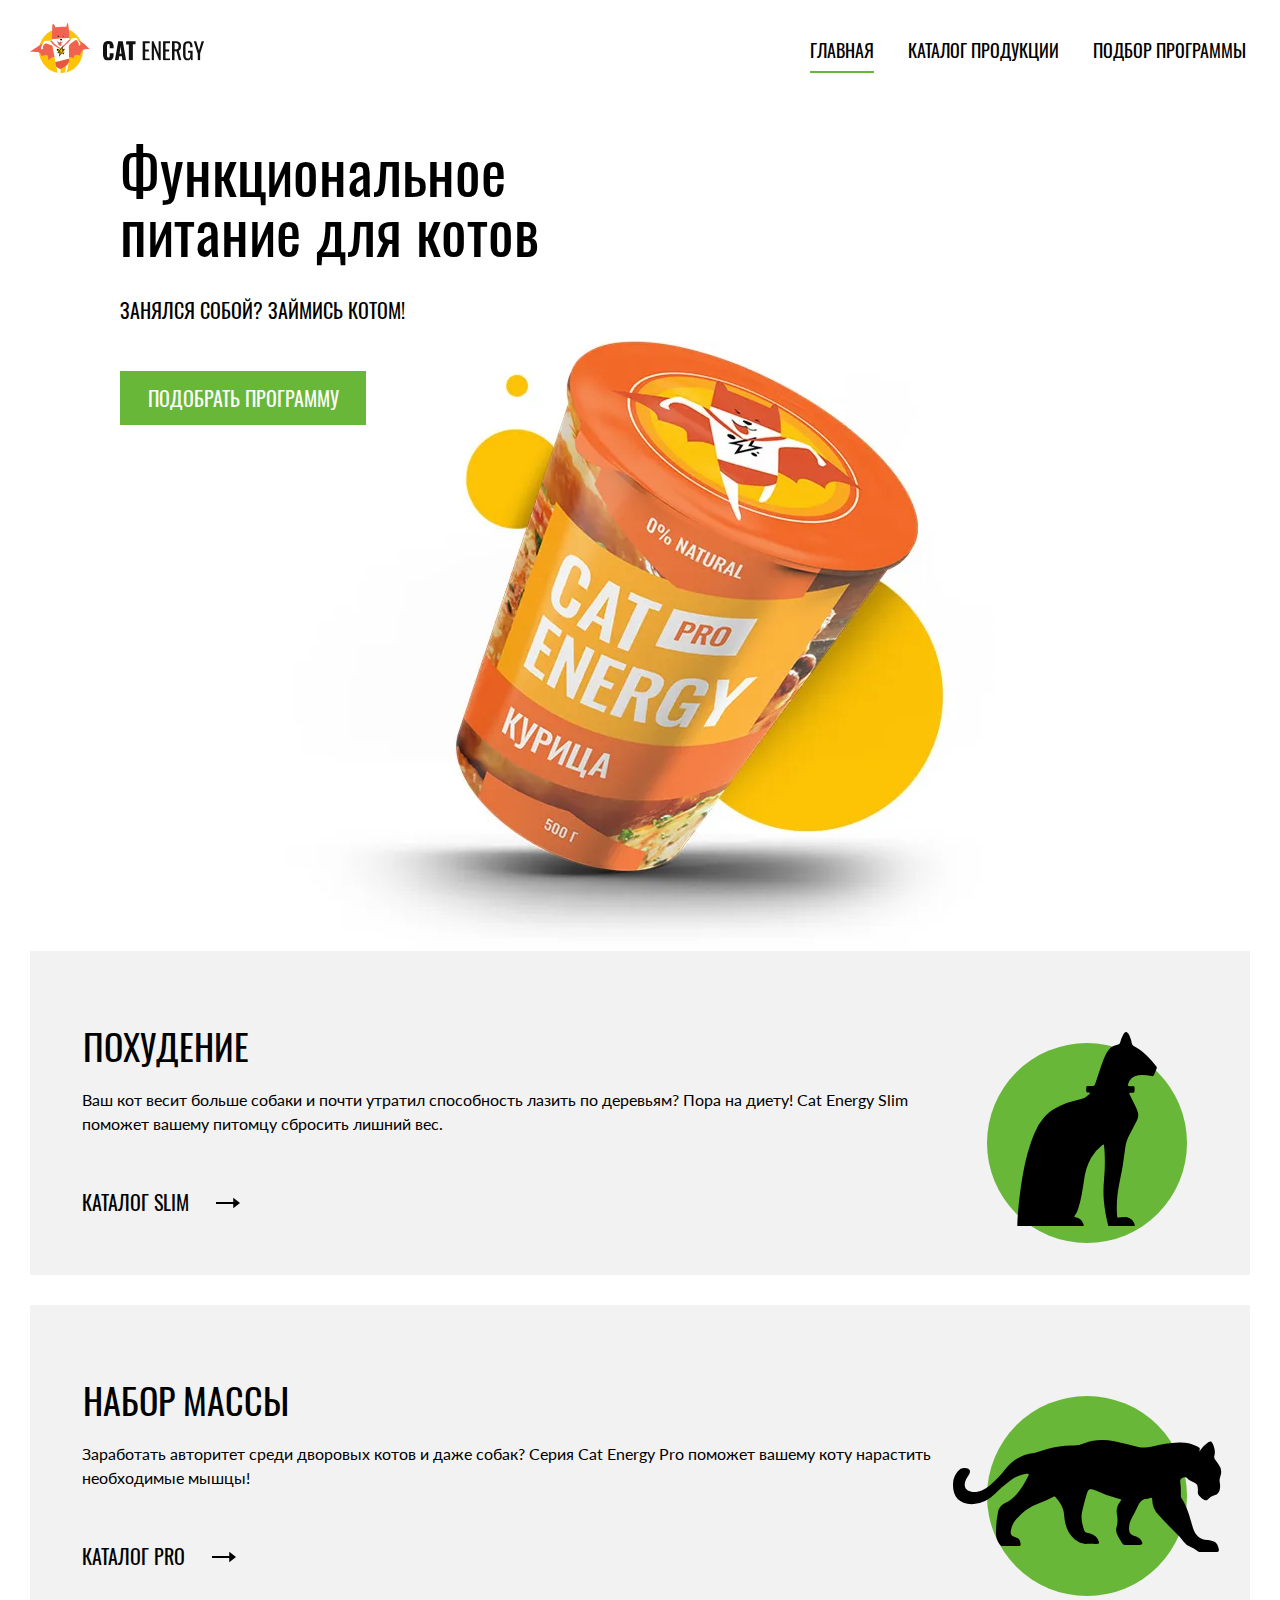
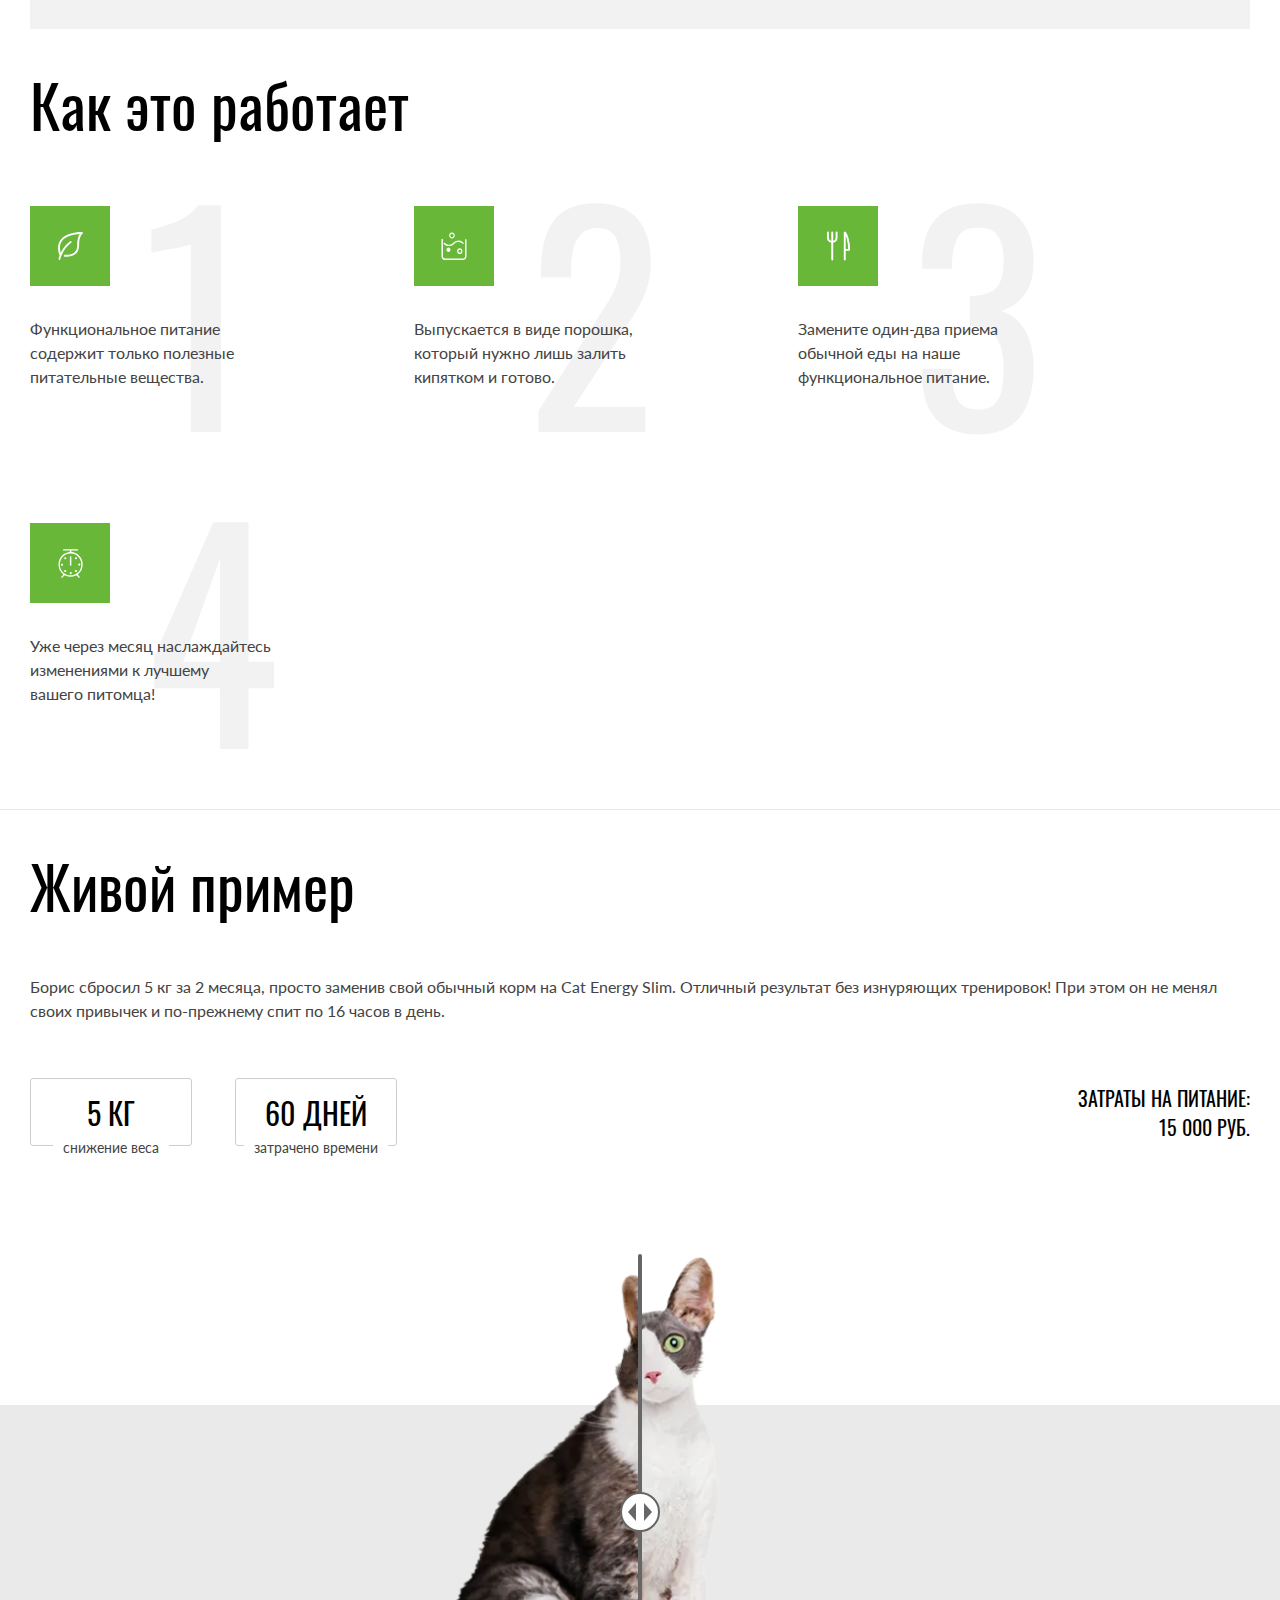
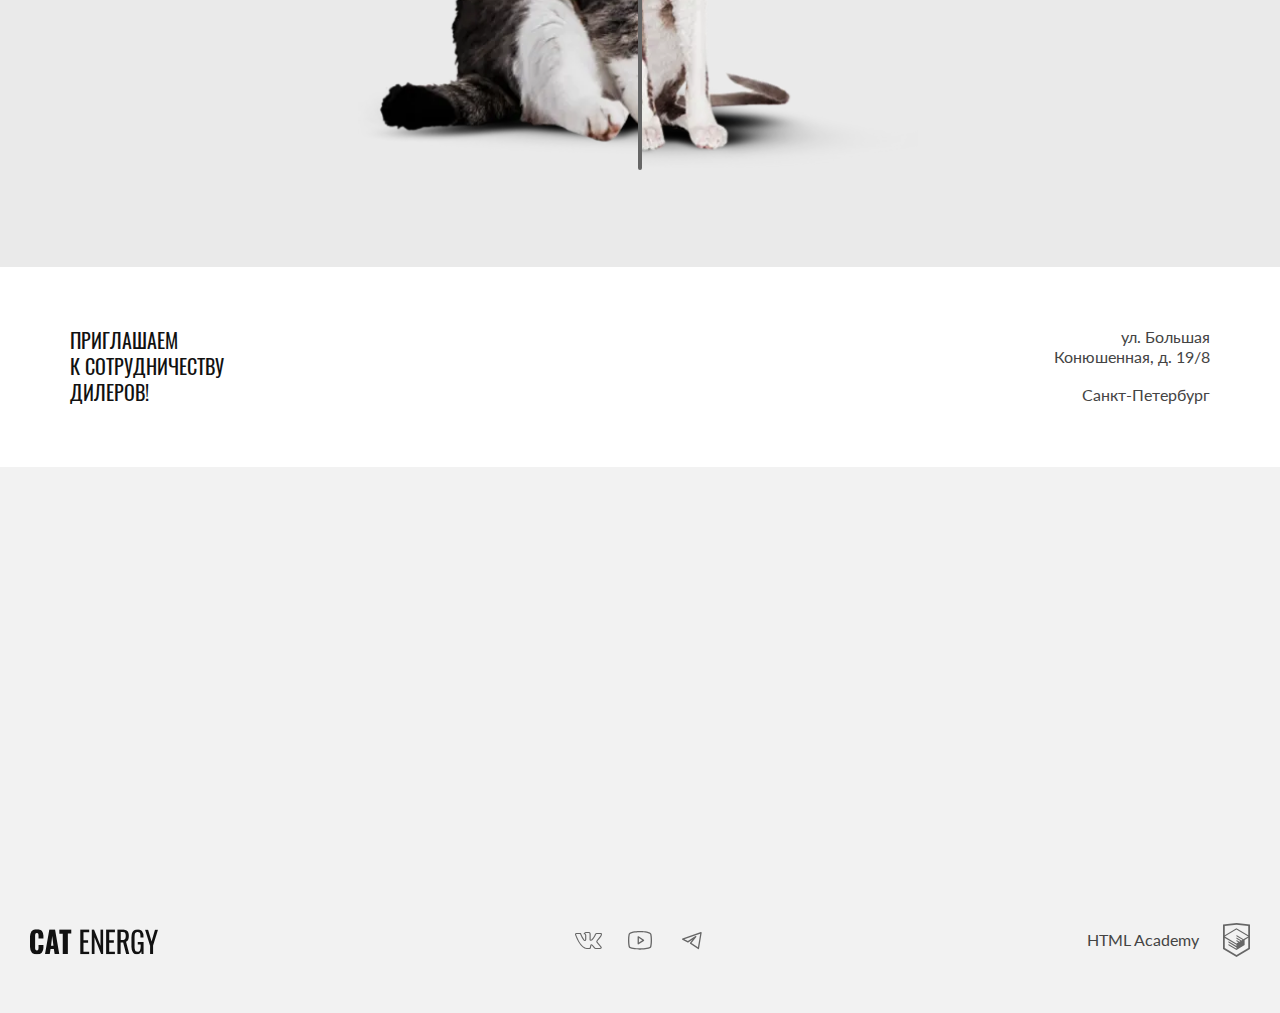
<file: index.html>
<!DOCTYPE html><html class="page" lang="ru"><head><meta charset="UTF-8"><meta name="viewport" content="width=device-width,initial-scale=1"><title>Cat Energy</title><link rel="icon" href="favicon.ico"><link rel="icon" href="favicons/icon.svg" type="image/svg+xml"><link rel="apple-touch-icon" href="favicons/180.png"><link rel="manifest" href="manifest.webmanifest"><link rel="preload" href="fonts/lato/Lato-Regular.woff2" type="font/woff2" as="font" crossorigin="anonymous"><link rel="preload" href="fonts/oswald/oswaldregular.woff2" type="font/woff2" as="font" crossorigin="anonymous"><link rel="stylesheet" href="styles/styles.css"><script src="scripts/index.js" defer="defer"></script></head><body class="page__body"><header class="header"><nav class="nav nav--nojs nav--closed"><a class="nav__logo" href="index.html"><picture><source width="70" height="59" type="image/svg+xml" media="(min-width: 1440px)" srcset="images/logo-desktop.svg"><source width="60" height="50" type="image/svg+xml" media="(min-width: 768px)" srcset="images/logo-tablet.svg"><img class="nav__logo-img" src="images/logo-mobile.svg" width="33" height="38" alt="Логотип Cat Energy"></picture><img class="nav__logo-text" src="images/logo-text.svg" width="101" height="18" alt="Торговая марка Cat Energy"> </a><button class="nav__toggle" type="button"><span class="visually-hidden">Открыть или закрыть меню</span></button><ul class="nav__list"><li class="nav__item"><a class="nav__link nav__link--current" href="#">Главная</a></li><li class="nav__item"><a class="nav__link" href="catalog.html">Каталог продукции</a></li><li class="nav__item"><a class="nav__link" href="form.html">Подбор программы</a></li></ul></nav></header><main class="page__main main"><section class="hero"><div class="hero__wrapper"><h1 class="hero__title">Функциональное питание для котов</h1><p class="hero__text">Занялся собой? Займись котом!</p><div class="hero__img-wrapper"><picture><source width="552" height="499" type="image/webp" media="(min-width: 1440px)" srcset="images/can-desktop@1x.webp, images/can-desktop@2x.webp 2x"><source width="709" height="609" type="image/webp" media="(min-width: 768px)" srcset="images/can-tablet@1x.webp, images/can-tablet@2x.webp 2x"><source width="280" height="270" type="image/webp" srcset="images/can-mobile@1x.webp, images/can-mobile@2x.webp 2x"><source width="552" height="499" type="image/png" media="(min-width: 1440px)" srcset="images/can-desktop@1x.png, images/can-desktop@2x.png 2x"><source width="709" height="609" type="image/png" media="(min-width: 768px)" srcset="images/can-tablet@1x.png, images/can-tablet@2x.png 2x"><img class="hero__img" src="images/can-mobile@1x.png" srcset="images/can-mobile@2x.png 2x" width="280" height="270" alt="Питание для котов Cat Energy"></picture></div><a class="hero__link button button--primary" href="form.html">Подобрать программу</a></div></section><section class="programs"><h2 class="visually-hidden">Виды программ</h2><ul class="programs__list"><li class="programs__item programs__item--slim"><h3 class="programs__title">Похудение</h3><p class="programs__text">Ваш кот весит больше собаки и почти утратил способность лазить по деревьям? Пора на диету! Cat Energy Slim поможет вашему питомцу сбросить лишний вес.</p><a class="programs__link" href="catalog.html">Каталог Slim</a></li><li class="programs__item programs__item--pro"><h3 class="programs__title">Набор массы</h3><p class="programs__text">Заработать авторитет среди дворовых котов и даже собак? Серия Cat Energy Pro поможет вашему коту нарастить необходимые мышцы!</p><a class="programs__link" href="catalog.html">Каталог Pro</a></li></ul></section><section class="advantages"><h2 class="visually-hidden">Преимущества</h2><p class="advantages__heading">Как это работает</p><ol class="advantages__list"><li class="advantages__item advantages__item--leaf"><p class="advantages__text">Функциональное питание содержит только полезные питательные вещества.</p></li><li class="advantages__item advantages__item--water"><p class="advantages__text">Выпускается в виде порошка, который нужно лишь залить кипятком и готово.</p></li><li class="advantages__item advantages__item--food"><p class="advantages__text">Замените один-два приема обычной еды на наше функциональное питание.</p></li><li class="advantages__item advantages__item--weight"><p class="advantages__text">Уже через месяц наслаждайтесь изменениями к лучшему вашего&nbsp;питомца!</p></li></ol></section><section class="result"><div class="result__wrapper"><h2 class="visually-hidden">Результат</h2><p class="result__heading">Живой пример</p><div class="result__box"><p class="result__text">Борис сбросил 5 кг за 2 месяца, просто заменив свой обычный корм на Cat Energy Slim. Отличный результат без&nbsp;изнуряющих тренировок! При этом он не менял своих привычек и по-прежнему спит по 16 часов в день.</p><div class="result__row"><ul class="result__list"><li class="result__item"><span class="result__number">5 кг</span> <span class="result__desc">снижение веса</span></li><li class="result__item"><span class="result__number">60 дней</span> <span class="result__desc">затрачено времени</span></li></ul><p class="result__total"><span>Затраты на питание:</span> <span>15 000 руб.</span></p></div></div><div class="result__compare slider"><picture><source width="560" height="512" type="image/webp" media="(min-width: 768px)" srcset="images/compare-before-tablet@1x.webp, images/compare-before-tablet@2x.webp 2x"><source width="280" height="256" type="image/webp" srcset="images/compare-before-mobile@1x.webp, images/compare-before-mobile@2x.webp 2x"><source width="560" height="512" type="image/png" media="(min-width: 768px)" srcset="images/compare-before-tablet@1x.png, images/compare-before-tablet@2x.png 2x"><img class="slider__before-img" src="images/compare-before-mobile@1x.png" srcset="images/compare-before-mobile@2x.png 2x" width="280" height="256" alt="До - толстый котик"></picture><picture><source width="560" height="512" type="image/webp" media="(min-width: 768px)" srcset="images/compare-after-tablet@1x.webp, images/compare-after-tablet@2x.webp 2x"><source width="280" height="256" type="image/webp" srcset="images/compare-after-mobile@1x.webp, images/compare-after-mobile@2x.webp 2x"><source width="560" height="512" type="image/png" media="(min-width: 768px)" srcset="images/compare-after-tablet@1x.png, images/compare-after-tablet@2x.png 2x"><img class="slider__after-img" src="images/compare-after-mobile@1x.png" srcset="images/compare-after-mobile@2x.png 2x" width="280" height="256" alt="После - худенький котик"></picture><button class="slider__move" type="button"><span class="visually-hidden">Передвинуть ползунок</span></button></div></div></section></main><footer class="footer"><section class="footer__map map"><h2 class="visually-hidden">Адрес</h2><div class="map__container"><div class="map__box"><p class="map__text">Приглашаем к&nbsp;сотрудничеству дилеров!</p><div class="map__col"><p class="map__address">ул. Большая Конюшенная, д. 19/8</p><p class="map__city">Санкт-Петербург</p></div></div><noscript><picture><source width="1440" height="400" type="image/webp" media="(min-width: 1440px)" srcset="images/map-desktop@1x.webp, images/map-desktop@2x.webp 2x"><source width="768" height="400" type="image/webp" media="(min-width: 768px)" srcset="images/map-tablet@1x.webp, images/map-tablet@2x.webp 2x"><source width="320" height="362" type="image/webp" srcset="images/map-mobile@1x.webp, images/map-mobile@2x.webp 2x"><source width="1440" height="400" type="image/jpeg" media="(min-width: 1440px)" srcset="images/map-desktop@1x.jpg, images/map-desktop@2x.jpg 2x"><source width="768" height="400" type="image/jpeg" media="(min-width: 768px)" srcset="images/map-tablet@1x.jpg, images/map-tablet@2x.jpg 2x"><img class="map__img" src="images/map-mobile@1x.jpg" srcset="images/map-mobile@2x.jpg 2x" width="320" height="362" alt="Адрес на карте - Санкт-Петербург, ул. Большая Конюшенная, д. 19/8"></picture></noscript><iframe class="map__iframe" src="https://www.google.com/maps/embed?pb=!1m18!1m12!1m3!1d1998.6037876728558!2d30.320472477412878!3d59.938716474915196!2m3!1f0!2f0!3f0!3m2!1i1024!2i768!4f13.1!3m3!1m2!1s0x4696310fca145cc1%3A0x42b32648d8238007!2z0JHQvtC70YzRiNCw0Y8g0JrQvtC90Y7RiNC10L3QvdCw0Y8g0YPQuy4sIDE5LzgsINCh0LDQvdC60YIt0J_QtdGC0LXRgNCx0YPRgNCzLCAxOTExODY!5e0!3m2!1sru!2sru!4v1717142308179!5m2!1sru!2sru" width="320" height="362" allowfullscreen="" loading="lazy" referrerpolicy="no-referrer-when-downgrade" title="Адрес на карте - Санкт-Петербург, ул. Большая Конюшенная, д. 19/8"></iframe></div></section><div class="footer__row"><a class="footer__logo" href="index.html"><img class="footer__logo-text" src="images/logo-text.svg" width="128" height="24" alt="Торговая марка Cat Energy"></a><section class="footer__social social"><h2 class="visually-hidden">Социальные сети</h2><ul class="social__list"><li class="social__item"><a class="social__link social__link--vkontakte" href="https://vk.com/htmlacademy"><span class="visually-hidden">Мы в Вконтакте</span></a></li><li class="social__item"><a class="social__link social__link--youtube" href="https://www.youtube.com/user/htmlacademyru"><span class="visually-hidden">Мы в Ютубе</span></a></li><li class="social__item"><a class="social__link social__link--telegram" href="https://t.me/htmlacademy"><span class="visually-hidden">Мы в Телеграме</span></a></li></ul></section><a class="footer__copyright-link" href="https://htmlacademy.ru/intensive/adaptive">HTML Academy</a></div></footer></body></html>
</file>
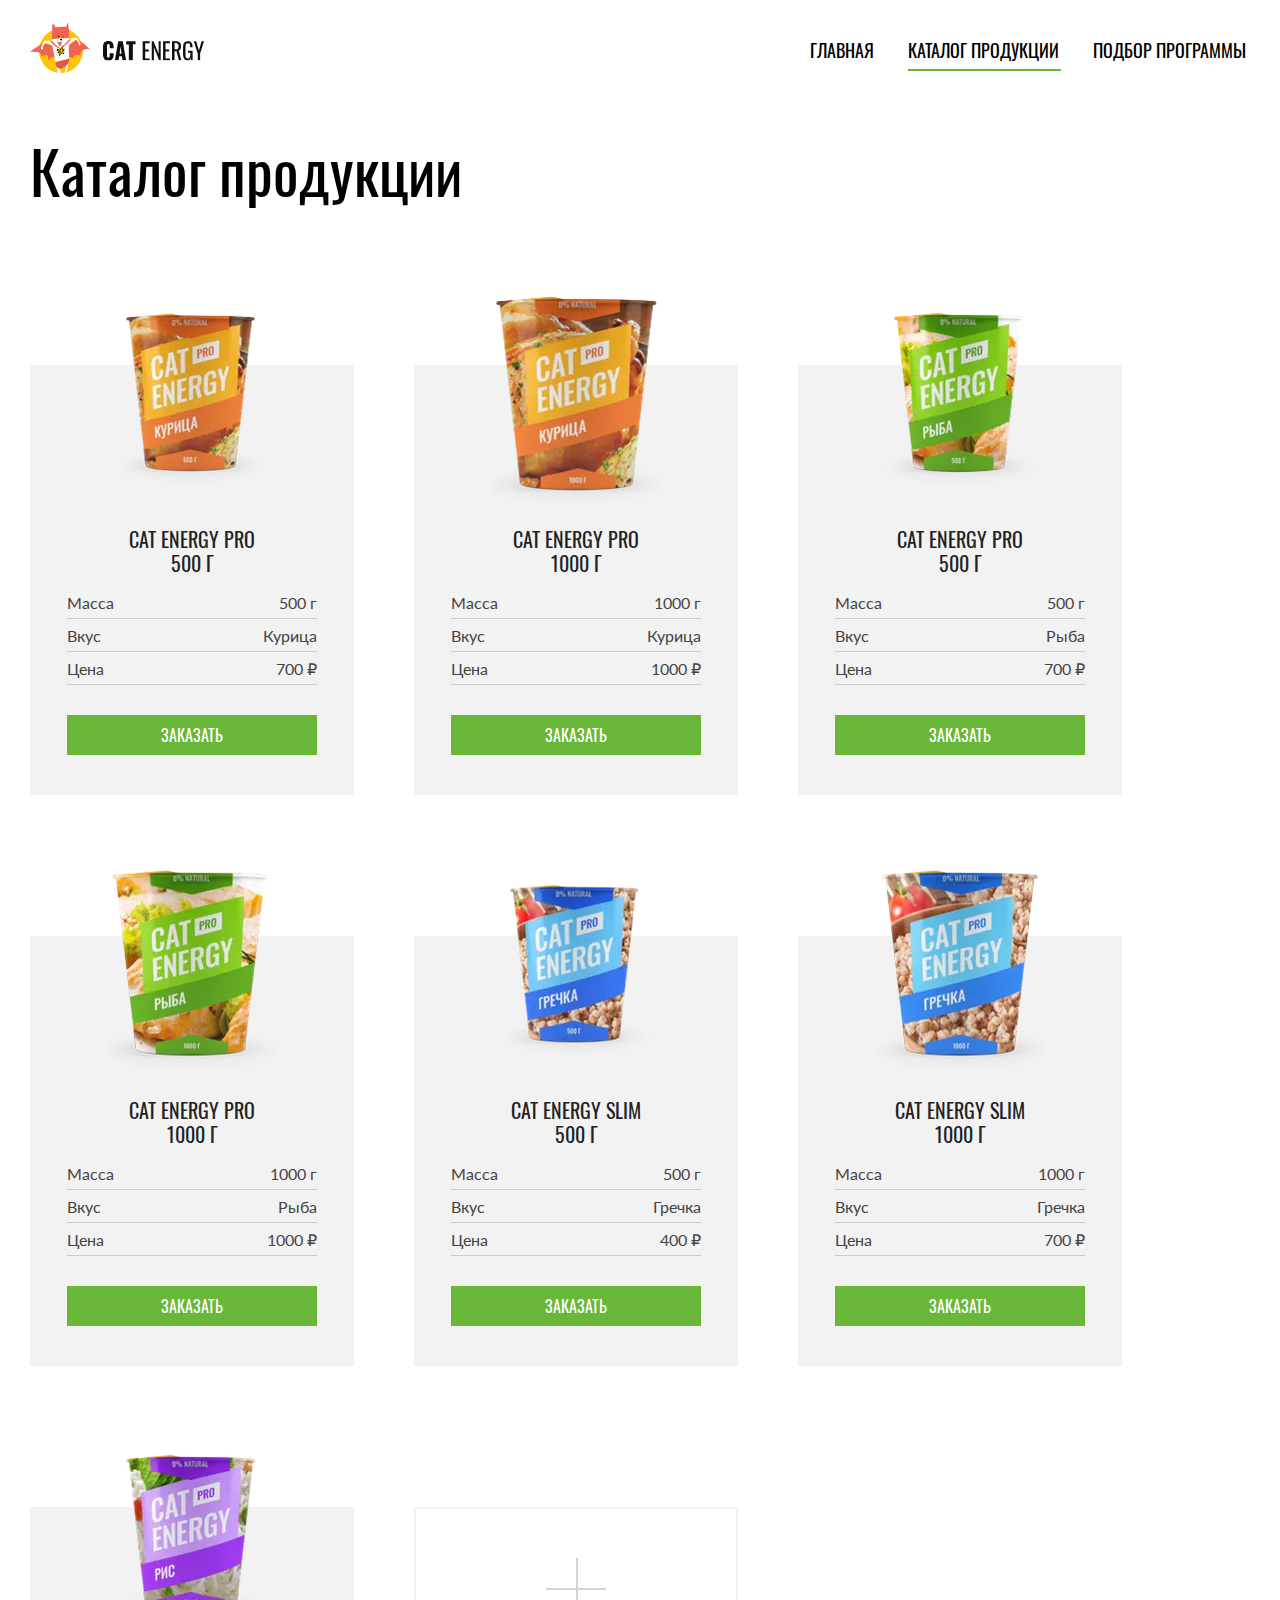
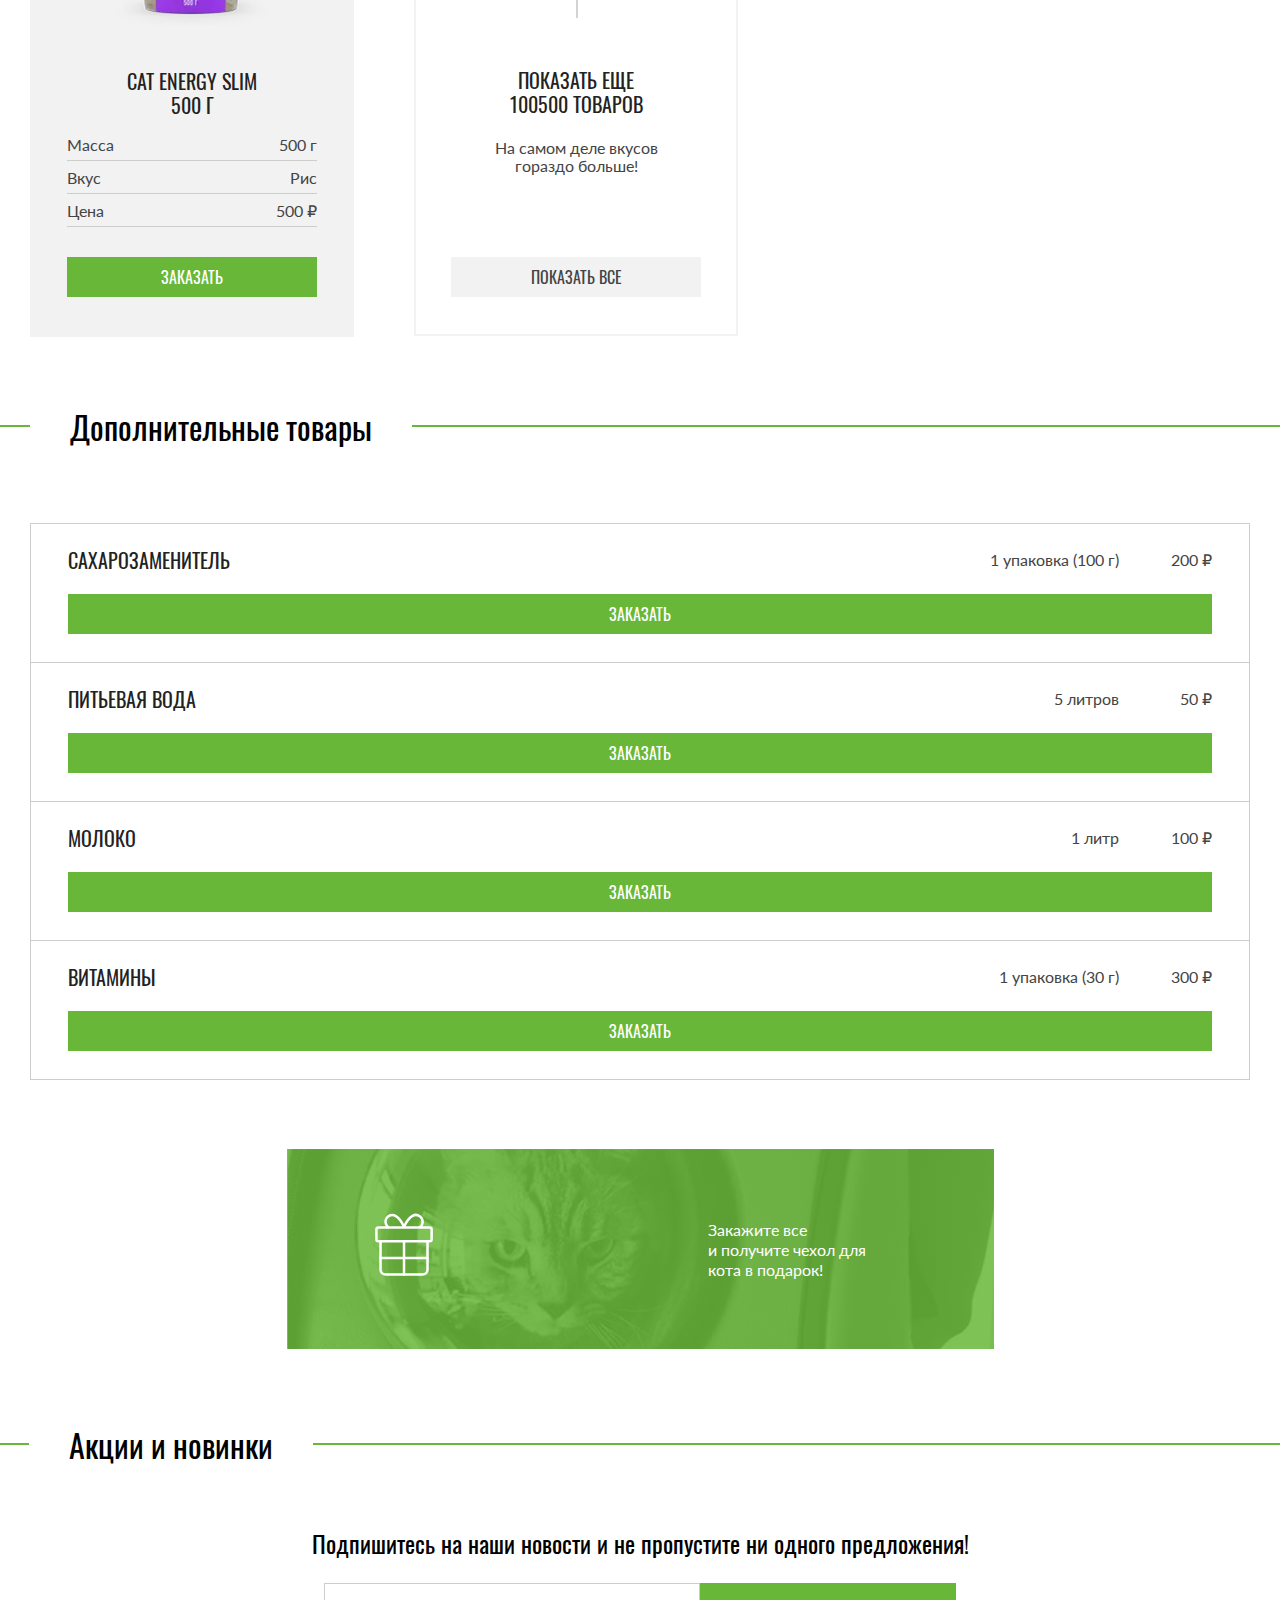
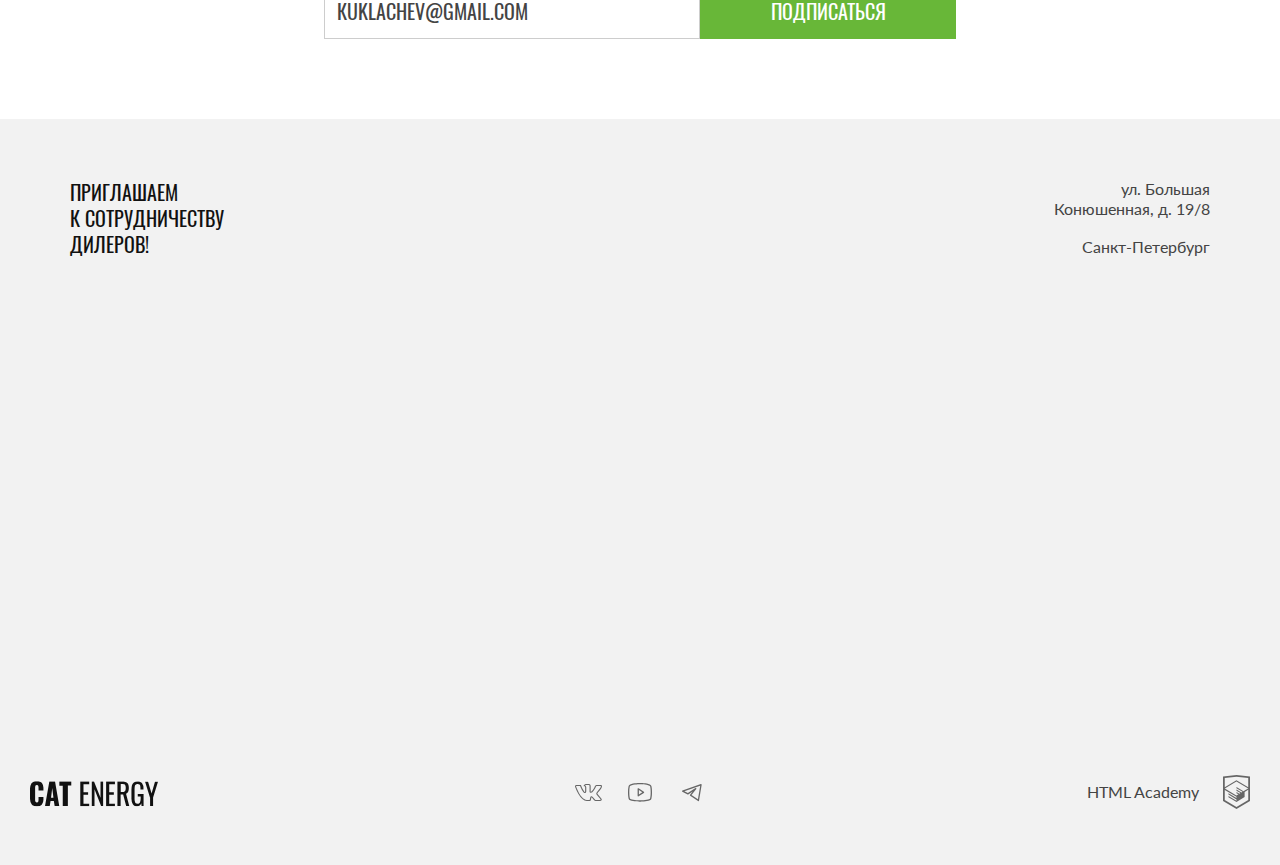
<file: catalog.html>
<!DOCTYPE html><html class="page" lang="ru"><head><meta charset="UTF-8"><meta name="viewport" content="width=device-width,initial-scale=1"><title>Cat Energy Каталог</title><link rel="icon" href="favicon.ico"><link rel="icon" href="favicons/icon.svg" type="image/svg+xml"><link rel="apple-touch-icon" href="favicons/180.png"><link rel="manifest" href="manifest.webmanifest"><link rel="preload" href="fonts/lato/Lato-Regular.woff2" type="font/woff2" as="font" crossorigin="anonymous"><link rel="preload" href="fonts/oswald/oswaldregular.woff2" type="font/woff2" as="font" crossorigin="anonymous"><link rel="stylesheet" href="styles/styles.css"><script src="scripts/index.js" defer="defer"></script></head><body class="page__body"><header class="header"><nav class="nav nav--nojs nav--closed"><a class="nav__logo" href="index.html"><picture><source width="70" height="59" type="image/svg+xml" media="(min-width: 1440px)" srcset="images/logo-desktop.svg"><source width="60" height="50" type="image/svg+xml" media="(min-width: 768px)" srcset="images/logo-tablet.svg"><img class="nav__logo-img" src="images/logo-mobile.svg" width="33" height="38" alt="Логотип Cat Energy"></picture><img class="nav__logo-text" src="images/logo-text.svg" width="101" height="18" alt="Торговая марка Cat Energy"> </a><button class="nav__toggle" type="button"><span class="visually-hidden">Открыть или закрыть меню</span></button><ul class="nav__list"><li class="nav__item"><a class="nav__link nav__link--inner" href="index.html">Главная</a></li><li class="nav__item"><a class="nav__link nav__link--inner nav__link--current" href="#">Каталог продукции</a></li><li class="nav__item"><a class="nav__link nav__link--inner" href="form.html">Подбор программы</a></li></ul></nav></header><main class="page__main main"><h1 class="main__title">Каталог продукции</h1><section class="products"><h2 class="visually-hidden">Каталог питания для котов</h2><ul class="products__list"><li class="products__item product"><a class="product__link product__link--img" href="#"><picture><source width="169" height="210" type="image/webp" media="(min-width: 1440px)" srcset="images/chicken-500-desktop@1x.webp, images/chicken-500-desktop@2x.webp 2x"><source width="200" height="210" type="image/webp" media="(min-width: 768px)" srcset="images/chicken-500-tablet@1x.webp, images/chicken-500-tablet@2x.webp 2x"><source width="140" height="107" type="image/webp" srcset="images/chicken-500-mobile@1x.webp, images/chicken-500-mobile@2x.webp 2x"><source width="169" height="210" type="image/png" media="(min-width: 1440px)" srcset="images/chicken-500-desktop@1x.png, images/chicken-500-desktop@2x.png 2x"><source width="200" height="210" type="image/png" media="(min-width: 768px)" srcset="images/chicken-500-tablet@1x.png, images/chicken-500-tablet@2x.png 2x"><img class="product__img" src="images/chicken-500-mobile@1x.png" srcset="images/chicken-500-mobile@2x.png 2x" width="140" height="107" alt="Питание для котов Cat Energy PRO 500 г с курицей оранжевого цвета"></picture></a><a class="product__link product__link--title" href="#"><h3 class="product__title">Cat Energy PRO 500&nbsp;г</h3></a><ul class="product__list"><li class="product__item"><span>Масса</span> <span>500 г</span></li><li class="product__item"><span>Вкус</span> <span>Курица</span></li><li class="product__item"><span>Цена</span> <span>700 ₽</span></li></ul><a class="product__link product__link--order button button--primary" href="#">Заказать</a></li><li class="products__item product"><a class="product__link product__link--img" href="#"><picture><source width="169" height="210" type="image/webp" media="(min-width: 1440px)" srcset="images/chicken-1000-desktop@1x.webp, images/chicken-1000-desktop@2x.webp 2x"><source width="200" height="210" type="image/webp" media="(min-width: 768px)" srcset="images/chicken-1000-tablet@1x.webp, images/chicken-1000-tablet@2x.webp 2x"><source width="140" height="107" type="image/webp" srcset="images/chicken-1000-mobile@1x.webp, images/chicken-1000-mobile@2x.webp 2x"><source width="169" height="210" type="image/png" media="(min-width: 1440px)" srcset="images/chicken-1000-desktop@1x.png, images/chicken-1000-desktop@2x.png 2x"><source width="200" height="210" type="image/png" media="(min-width: 768px)" srcset="images/chicken-1000-tablet@1x.png, images/chicken-1000-tablet@2x.png 2x"><img class="product__img" src="images/chicken-1000-mobile@1x.png" srcset="images/chicken-1000-mobile@2x.png 2x" width="140" height="107" alt="Питание для котов Cat Energy PRO 1000 г с курицей оранжевого цвета"></picture></a><a class="product__link product__link--title" href="#"><h3 class="product__title">Cat Energy PRO 1000&nbsp;г</h3></a><ul class="product__list"><li class="product__item"><span>Масса</span> <span>1000 г</span></li><li class="product__item"><span>Вкус</span> <span>Курица</span></li><li class="product__item"><span>Цена</span> <span>1000 ₽</span></li></ul><a class="product__link product__link--order button button--primary" href="#">Заказать</a></li><li class="products__item product"><a class="product__link product__link--img" href="#"><picture><source width="169" height="210" type="image/webp" media="(min-width: 1440px)" srcset="images/fish-500-desktop@1x.webp, images/fish-500-desktop@2x.webp 2x"><source width="200" height="210" type="image/webp" media="(min-width: 768px)" srcset="images/fish-500-tablet@1x.webp, images/fish-500-tablet@2x.webp 2x"><source width="140" height="107" type="image/webp" srcset="images/fish-500-mobile@1x.webp, images/fish-500-mobile@2x.webp 2x"><source width="169" height="210" type="image/png" media="(min-width: 1440px)" srcset="images/fish-500-desktop@1x.png, images/fish-500-desktop@2x.png 2x"><source width="200" height="210" type="image/png" media="(min-width: 768px)" srcset="images/fish-500-tablet@1x.png, images/fish-500-tablet@2x.png 2x"><img class="product__img" src="images/fish-500-mobile@1x.png" srcset="images/fish-500-mobile@2x.png 2x" width="140" height="107" alt="Питание для котов Cat Energy PRO 500 г с рыбой зелёного цвета"></picture></a><a class="product__link product__link--title" href="#"><h3 class="product__title">Cat Energy PRO 500&nbsp;г</h3></a><ul class="product__list"><li class="product__item"><span>Масса</span> <span>500 г</span></li><li class="product__item"><span>Вкус</span> <span>Рыба</span></li><li class="product__item"><span>Цена</span> <span>700 ₽</span></li></ul><a class="product__link product__link--order button button--primary" href="#">Заказать</a></li><li class="products__item product"><a class="product__link product__link--img" href="#"><picture><source width="169" height="210" type="image/webp" media="(min-width: 1440px)" srcset="images/fish-1000-desktop@1x.webp, images/fish-1000-desktop@2x.webp 2x"><source width="200" height="210" type="image/webp" media="(min-width: 768px)" srcset="images/fish-1000-tablet@1x.webp, images/fish-1000-tablet@2x.webp 2x"><source width="140" height="107" type="image/webp" srcset="images/fish-1000-mobile@1x.webp, images/fish-1000-mobile@2x.webp 2x"><source width="169" height="210" type="image/png" media="(min-width: 1440px)" srcset="images/fish-1000-desktop@1x.png, images/fish-1000-desktop@2x.png 2x"><source width="200" height="210" type="image/png" media="(min-width: 768px)" srcset="images/fish-1000-tablet@1x.png, images/fish-1000-tablet@2x.png 2x"><img class="product__img" src="images/fish-1000-mobile@1x.png" srcset="images/fish-1000-mobile@2x.png 2x" width="140" height="107" alt="Питание для котов Cat Energy PRO 1000 г с рыбой зелёного цвета"></picture></a><a class="product__link product__link--title" href="#"><h3 class="product__title">Cat Energy PRO 1000&nbsp;г</h3></a><ul class="product__list"><li class="product__item"><span>Масса</span> <span>1000 г</span></li><li class="product__item"><span>Вкус</span> <span>Рыба</span></li><li class="product__item"><span>Цена</span> <span>1000 ₽</span></li></ul><a class="product__link product__link--order button button--primary" href="#">Заказать</a></li><li class="products__item product"><a class="product__link product__link--img" href="#"><picture><source width="169" height="210" type="image/webp" media="(min-width: 1440px)" srcset="images/buckwheat-500-desktop@1x.webp, images/buckwheat-500-desktop@2x.webp 2x"><source width="200" height="210" type="image/webp" media="(min-width: 768px)" srcset="images/buckwheat-500-tablet@1x.webp, images/buckwheat-500-tablet@2x.webp 2x"><source width="140" height="107" type="image/webp" srcset="images/buckwheat-500-mobile@1x.webp, images/buckwheat-500-mobile@2x.webp 2x"><source width="169" height="210" type="image/png" media="(min-width: 1440px)" srcset="images/buckwheat-500-desktop@1x.png, images/buckwheat-500-desktop@2x.png 2x"><source width="200" height="210" type="image/png" media="(min-width: 768px)" srcset="images/buckwheat-500-tablet@1x.png, images/buckwheat-500-tablet@2x.png 2x"><img class="product__img" src="images/buckwheat-500-mobile@1x.png" srcset="images/buckwheat-500-mobile@2x.png 2x" width="140" height="107" alt="Питание для котов Cat Energy SLIM 500 г с гречкой синего цвета"></picture></a><a class="product__link product__link--title" href="#"><h3 class="product__title">Cat Energy SLIM 500&nbsp;г</h3></a><ul class="product__list"><li class="product__item"><span>Масса</span> <span>500 г</span></li><li class="product__item"><span>Вкус</span> <span>Гречка</span></li><li class="product__item"><span>Цена</span> <span>400 ₽</span></li></ul><a class="product__link product__link--order button button--primary" href="#">Заказать</a></li><li class="products__item product"><a class="product__link product__link--img" href="#"><picture><source width="169" height="210" type="image/webp" media="(min-width: 1440px)" srcset="images/buckwheat-1000-desktop@1x.webp, images/buckwheat-1000-desktop@2x.webp 2x"><source width="200" height="210" type="image/webp" media="(min-width: 768px)" srcset="images/buckwheat-1000-tablet@1x.webp, images/buckwheat-1000-tablet@2x.webp 2x"><source width="140" height="107" type="image/webp" srcset="images/buckwheat-1000-mobile@1x.webp, images/buckwheat-1000-mobile@2x.webp 2x"><source width="169" height="210" type="image/png" media="(min-width: 1440px)" srcset="images/buckwheat-1000-desktop@1x.png, images/buckwheat-1000-desktop@2x.png 2x"><source width="200" height="210" type="image/png" media="(min-width: 768px)" srcset="images/buckwheat-1000-tablet@1x.png, images/buckwheat-1000-tablet@2x.png 2x"><img class="product__img" src="images/buckwheat-1000-mobile@1x.png" srcset="images/buckwheat-1000-mobile@2x.png 2x" width="140" height="107" alt="Питание для котов Cat Energy SLIM 1000 г с гречкой синего цвета"></picture></a><a class="product__link product__link--title" href="#"><h3 class="product__title">Cat Energy SLIM 1000&nbsp;г</h3></a><ul class="product__list"><li class="product__item"><span>Масса</span> <span>1000 г</span></li><li class="product__item"><span>Вкус</span> <span>Гречка</span></li><li class="product__item"><span>Цена</span> <span>700 ₽</span></li></ul><a class="product__link product__link--order button button--primary" href="#">Заказать</a></li><li class="products__item product"><a class="product__link product__link--img" href="#"><picture><source width="169" height="210" type="image/webp" media="(min-width: 1440px)" srcset="images/rice-500-desktop@1x.webp, images/rice-500-desktop@2x.webp 2x"><source width="200" height="210" type="image/webp" media="(min-width: 768px)" srcset="images/rice-500-tablet@1x.webp, images/rice-500-tablet@2x.webp 2x"><source width="140" height="107" type="image/webp" srcset="images/rice-500-mobile@1x.webp, images/rice-500-mobile@2x.webp 2x"><source width="169" height="210" type="image/png" media="(min-width: 1440px)" srcset="images/rice-500-desktop@1x.png, images/rice-500-desktop@2x.png 2x"><source width="200" height="210" type="image/png" media="(min-width: 768px)" srcset="images/rice-500-tablet@1x.png, images/rice-500-tablet@2x.png 2x"><img class="product__img" src="images/rice-500-mobile@1x.png" srcset="images/rice-500-mobile@2x.png 2x" width="140" height="107" alt="Питание для котов Cat Energy SLIM 500 г с рисом фиолетового цвета"></picture></a><a class="product__link product__link--title" href="#"><h3 class="product__title">Cat Energy SLIM 500&nbsp;г</h3></a><ul class="product__list"><li class="product__item"><span>Масса</span> <span>500 г</span></li><li class="product__item"><span>Вкус</span> <span>Рис</span></li><li class="product__item"><span>Цена</span> <span>500 ₽</span></li></ul><a class="product__link product__link--order button button--primary" href="#">Заказать</a></li><li class="products__item product product--more"><h3 class="product__title product__title--more">Показать еще 100500 товаров</h3><p class="product__text">На самом деле вкусов гораздо больше!</p><a class="product__link product__link--more button button--secondary" href="#">Показать все</a></li></ul></section><section class="other-products"><h2 class="other-products__title">Дополнительные товары</h2><ul class="other-products__list"><li class="other-products__item"><h3 class="other-products__heading">Сахарозаменитель</h3><p class="other-products__count">1 упаковка (100 г)</p><p class="other-products__total">200 ₽</p><a class="other-products__link button button--primary" href="#">Заказать</a></li><li class="other-products__item"><h3 class="other-products__heading">Питьевая вода</h3><p class="other-products__count">5 литров</p><p class="other-products__total">50 ₽</p><a class="other-products__link button button--primary" href="#">Заказать</a></li><li class="other-products__item"><h3 class="other-products__heading">Молоко</h3><p class="other-products__count">1 литр</p><p class="other-products__total">100 ₽</p><a class="other-products__link button button--primary" href="#">Заказать</a></li><li class="other-products__item"><h3 class="other-products__heading">Витамины</h3><p class="other-products__count">1 упаковка (30 г)</p><p class="other-products__total">300 ₽</p><a class="other-products__link button button--primary" href="#">Заказать</a></li></ul><div class="other-products__box"><p class="other-products__text">Закажите все и&nbsp;получите чехол для кота в подарок!</p></div></section><section class="newsletter"><h2 class="newsletter__title">Акции и новинки</h2><p class="newsletter__text">Подпишитесь на наши новости и не пропустите ни одного предложения!</p><form class="newsletter__form" action="https://echo.htmlacademy.ru/" method="post"><div class="newsletter__box"><label class="visually-hidden" for="newsletter-email">Введите ваш email</label> <input class="newsletter__input" type="email" name="newsletter-email" id="newsletter-email" placeholder="кuklachev@gmail.com" required></div><button class="newsletter__button button button--primary" type="submit">Подписаться</button></form></section></main><footer class="footer"><section class="footer__map map"><h2 class="visually-hidden">Адрес</h2><div class="map__container"><div class="map__box map__box--inner"><p class="map__text">Приглашаем к&nbsp;сотрудничеству дилеров!</p><div class="map__col"><p class="map__address">ул. Большая Конюшенная, д. 19/8</p><p class="map__city">Санкт-Петербург</p></div></div><noscript><picture><source width="1440" height="400" type="image/webp" media="(min-width: 1440px)" srcset="images/map-desktop@1x.webp, images/map-desktop@2x.webp 2x"><source width="768" height="400" type="image/webp" media="(min-width: 768px)" srcset="images/map-tablet@1x.webp, images/map-tablet@2x.webp 2x"><source width="320" height="362" type="image/webp" srcset="images/map-mobile@1x.webp, images/map-mobile@2x.webp 2x"><source width="1440" height="400" type="image/jpeg" media="(min-width: 1440px)" srcset="images/map-desktop@1x.jpg, images/map-desktop@2x.jpg 2x"><source width="768" height="400" type="image/jpeg" media="(min-width: 768px)" srcset="images/map-tablet@1x.jpg, images/map-tablet@2x.jpg 2x"><img class="map__img" src="images/map-mobile@1x.jpg" srcset="images/map-mobile@2x.jpg 2x" width="320" height="362" alt="Адрес на карте - Санкт-Петербург, ул. Большая Конюшенная, д. 19/8"></picture></noscript><iframe class="map__iframe" src="https://www.google.com/maps/embed?pb=!1m18!1m12!1m3!1d1998.6037876728558!2d30.320472477412878!3d59.938716474915196!2m3!1f0!2f0!3f0!3m2!1i1024!2i768!4f13.1!3m3!1m2!1s0x4696310fca145cc1%3A0x42b32648d8238007!2z0JHQvtC70YzRiNCw0Y8g0JrQvtC90Y7RiNC10L3QvdCw0Y8g0YPQuy4sIDE5LzgsINCh0LDQvdC60YIt0J_QtdGC0LXRgNCx0YPRgNCzLCAxOTExODY!5e0!3m2!1sru!2sru!4v1717142308179!5m2!1sru!2sru" width="320" height="362" allowfullscreen="" loading="lazy" referrerpolicy="no-referrer-when-downgrade" title="Адрес на карте - Санкт-Петербург, ул. Большая Конюшенная, д. 19/8"></iframe></div></section><div class="footer__row"><a class="footer__logo" href="index.html"><img class="footer__logo-text" src="images/logo-text.svg" width="128" height="24" alt="Торговая марка Cat Energy"></a><section class="footer__social social"><h2 class="visually-hidden">Социальные сети</h2><ul class="social__list"><li class="social__item"><a class="social__link social__link--vkontakte" href="https://vk.com/htmlacademy"><span class="visually-hidden">Мы в Вконтакте</span></a></li><li class="social__item"><a class="social__link social__link--youtube" href="https://www.youtube.com/user/htmlacademyru"><span class="visually-hidden">Мы в Ютубе</span></a></li><li class="social__item"><a class="social__link social__link--telegram" href="https://t.me/htmlacademy"><span class="visually-hidden">Мы в Телеграме</span></a></li></ul></section><a class="footer__copyright-link" href="https://htmlacademy.ru/intensive/adaptive">HTML Academy</a></div></footer></body></html>
</file>
<file: styles/styles.css>
@font-face{font-family:Lato;font-weight:400;font-style:normal;src:url(../fonts/lato/Lato-Regular.woff2)format("woff2");font-display:swap}@font-face{font-family:Oswald;font-weight:400;font-style:normal;src:url(../fonts/oswald/oswaldregular.woff2)format("woff2");font-display:swap}*,:before,:after{box-sizing:border-box}body{color:#444;background-color:#fff;min-width:320px;margin:0;font-family:Lato,Arial,sans-serif;font-size:14px;font-weight:400;line-height:18px}img{object-fit:contain;max-width:100%;height:auto}.visually-hidden{white-space:nowrap;-webkit-clip-path:inset(100%);clip-path:inset(100%);clip:rect(0 0 0 0);border:0;width:1px;height:1px;margin:-1px;padding:0;position:absolute;overflow:hidden}.page{height:100%}.page__body{flex-direction:column;min-height:100%;display:flex}.page__main{flex-grow:1}.button{color:#fff;text-transform:uppercase;cursor:pointer;padding:10px;font-family:Oswald,Arial,sans-serif;text-decoration:none}.button--primary{background-color:#68b738}.button--primary:hover,.button--primary:focus{background-color:#5eaa2f}.button--primary:active{color:#ffffff4d}.button--secondary{color:#444;background-color:#f2f2f2}.button--secondary:hover,.button--secondary:focus,.button--secondary:active{background-color:#ebebeb}.nav{border-bottom:1px solid #d9d9d9;justify-content:space-between;align-items:center;padding:13px 0 13px 20px;display:flex;position:relative}.nav__logo,.nav__link{text-decoration:none}.nav__logo{align-items:center;gap:56px;height:38px;display:flex}.nav__logo:hover,.nav__logo:focus{opacity:.8}.nav__logo:active{opacity:.6}.nav__logo-img{min-width:33px;max-width:33px}.nav__toggle{background-color:unset;cursor:pointer;background-image:url(../icons/stack.svg#icon-open-mobile);background-position:50%;background-repeat:no-repeat;background-size:24px 24px;border:none;width:66px;height:65px;padding:0;position:absolute;right:0}.nav__toggle:hover,.nav__toggle:focus{opacity:.6}.nav__toggle:active{opacity:.3}.nav__toggle--opened{background-image:url(../icons/stack.svg#icon-close-mobile);background-size:18px 18px}.nav__list{margin:0;padding:0;list-style-type:none}.nav__link{color:#000;text-transform:uppercase;font-family:Oswald,Arial,sans-serif;font-size:20px;line-height:20px}.nav__link:hover,.nav__link:focus{opacity:.6}.nav__link:active{opacity:.3}@media (width<=767px){.nav--nojs .nav__list{display:block;position:static}.nav--nojs{flex-direction:column;padding:0}.nav--nojs .nav__logo{margin:13px auto 13px 22px}.nav--nojs .nav__toggle{display:none}.nav--nojs .nav__link{padding:23px}.nav--opened .nav__list{display:block}.nav__list{z-index:2;text-align:center;background-color:#fff;width:100%;display:none;position:absolute;top:65px;left:0}.nav__item{border-bottom:1px solid #e6e6e6}.nav__link{padding:21px;display:block}}@media (width>=768px){.nav{border-bottom:none;gap:40px;padding:25px 30px}.nav__logo{gap:13px;min-width:174px;max-width:174px;height:50px}.nav__logo-img{min-width:60px;max-width:60px}.nav__toggle{display:none}.nav__list{flex-wrap:wrap;justify-content:flex-end;gap:26px;display:flex}.nav__link{padding:10px 4px;font-size:18px;line-height:24px;position:relative}.nav__link--current:after{content:"";background-color:#68b738;height:2px;position:absolute;bottom:0;left:4px;right:4px}.nav__link--inner.nav__link--current:after{bottom:2px;right:2px}}@media (width>=1440px){.nav{z-index:2;max-width:1440px;margin:0 auto;padding:57px 110px 29px}.nav__logo{gap:14px;min-width:202px;max-width:202px;height:59px}.nav__logo-img{min-width:70px;max-width:70px}.nav__logo-text{min-width:118px;max-width:118px}.nav__list{gap:24px;max-width:600px}.nav__link{color:#fff;font-size:20px;line-height:100%}.nav__link--inner{color:#111}.nav__link--current:after{background-color:#fff;bottom:1px;left:6px;right:5px}.nav__link--inner.nav__link--current:after{background-color:#68b738;bottom:1px;left:4px}}.main__title{color:#000;border-bottom:1px solid #d9d9d9;margin:0;padding:28px 20px 40px;font-family:Oswald,Arial,sans-serif;font-size:36px;font-weight:400;line-height:36px}@media (width>=768px){.main__title{border-bottom:unset;padding:40px 30px 84px;font-size:60px;line-height:60px}}@media (width>=1440px){.main__title{max-width:1440px;margin:0 auto;padding:43px 110px 84px}}.hero{background-image:-webkit-linear-gradient(#68b738d9 60.5%,#fff 40%),-webkit-image-set(url(../images/bg-cat-mobile@1x.webp) 1x type("image/webp"),url(../images/bg-cat-mobile@1x.jpg) 1x type("image/jpeg")),-webkit-linear-gradient(#444,#444);background-image:linear-gradient(#68b738d9 60.5%,#fff 40%),image-set("../images/bg-cat-mobile@1x.webp" 1x type("image/webp"),"../images/bg-cat-mobile@1x.jpg" 1x type("image/jpeg")),linear-gradient(#444,#444);background-position:50% 0;background-repeat:no-repeat}@media (resolution>=2dppx){.hero{background-image:-webkit-linear-gradient(#68b738d9 60%,#fff 40%),-webkit-image-set(url(../images/bg-cat-mobile@2x.webp) 2x type("image/webp"),url(../images/bg-cat-mobile@2x.jpg) 2x type("image/jpeg")),-webkit-linear-gradient(#444,#444);background-image:linear-gradient(#68b738d9 60%,#fff 40%),image-set("../images/bg-cat-mobile@2x.webp" 2x type("image/webp"),"../images/bg-cat-mobile@2x.jpg" 2x type("image/jpeg")),linear-gradient(#444,#444)}}.hero__wrapper{flex-direction:column;align-items:center;padding:27px 20px 20px;display:flex}.hero__title,.hero__text{color:#fff;text-align:center;margin:0;font-family:Oswald,Arial,sans-serif}.hero__title{max-width:280px;margin-bottom:25px;font-size:36px;font-weight:400;line-height:36px}.hero__text{text-transform:uppercase;margin-bottom:29px;line-height:14px}.hero__img{margin-bottom:3px;display:block}.hero__link{text-align:center;width:100%;font-size:16px;line-height:20px;display:inline-block}@media (width>=768px){.hero{background-image:none}.hero__wrapper{align-items:flex-start;padding:40px 30px 0;position:relative}.hero__title,.hero__text{color:#000;text-align:left;max-width:600px;padding:0 90px}.hero__title{margin-bottom:40px;font-size:60px;line-height:60px}.hero__text{margin-bottom:21px;font-size:20px;line-height:20px}.hero__img-wrapper{justify-content:center;width:100%;display:flex}.hero__img{margin-bottom:1px;margin-left:1px}.hero__link{width:unset;margin-left:90px;padding:14px 27.5px;font-size:20px;line-height:26px;position:absolute;bottom:526px}}@media (width>=1440px){.hero:before{content:"";background-image:-webkit-linear-gradient(-90deg,#68b738d9 100%,#fff 50%),-webkit-image-set(url(../images/bg-cat-desktop@1x.webp) 1x type("image/webp"),url(../images/bg-cat-desktop@1x.jpg) 1x type("image/jpeg")),-webkit-linear-gradient(#444,#444);background-image:linear-gradient(-90deg,#68b738d9 100%,#fff 50%),image-set("../images/bg-cat-desktop@1x.webp" 1x type("image/webp"),"../images/bg-cat-desktop@1x.jpg" 1x type("image/jpeg")),linear-gradient(#444,#444);background-repeat:no-repeat;width:50%;min-height:694px;position:absolute;top:0;right:0}}@media (width>=1440px) and (resolution>=2dppx){.hero:before{background-image:-webkit-linear-gradient(-90deg,#68b738d9 100%,#fff 50%),-webkit-image-set(url(../images/bg-cat-desktop@2x.webp) 2x type("image/webp"),url(../images/bg-cat-desktop@2x.jpg) 2x type("image/jpeg")),-webkit-linear-gradient(#444,#444);background-image:linear-gradient(-90deg,#68b738d9 100%,#fff 50%),image-set("../images/bg-cat-desktop@2x.webp" 2x type("image/webp"),"../images/bg-cat-desktop@2x.jpg" 2x type("image/jpeg")),linear-gradient(#444,#444)}}@media (width>=1440px){.hero__wrapper{max-width:1440px;min-height:694px;margin:-145px auto 0;padding:224px 110px 0}.hero__title,.hero__text{padding:0 80px}.hero__img{width:552px;height:499px;position:absolute;top:143px;right:331px}.hero__link{margin-left:80px;bottom:184px}}.programs{padding:0 20px 20px}.programs__list{flex-direction:column;gap:20px;margin:0;padding:0;list-style-type:none;display:flex}.programs__item{background-color:#f2f2f2;padding:21px 20px 18px;position:relative}.programs__item--slim:before,.programs__item--slim:after,.programs__item--pro:before,.programs__item--pro:after{content:"";position:absolute}.programs__item--slim:before,.programs__item--pro:before{background-color:#68b738;border-radius:50%;width:50px;height:50px;top:24px;left:20px}.programs__item--slim:after,.programs__item--pro:after{background-image:url(../icons/stack.svg#icon-cat-slim);width:36px;height:50px;top:21px;left:27px}.programs__item--pro:before{top:24px;left:21px}.programs__item--pro:after{background-image:url(../icons/stack.svg#icon-cat-pro);width:68px;height:28px;top:35px;left:12px}.programs__title,.programs__link{color:#000;text-transform:uppercase;font-family:Oswald,Arial,sans-serif}.programs__title{margin:0 0 29px;padding-top:10px;padding-left:70px;font-size:24px;font-weight:400;line-height:37px}.programs__text{width:100%;margin:0 0 15px}.programs__text:after{content:"";background-color:#d9d9d9;width:100%;height:1px;margin-top:23px;display:block}.programs__link{padding:3px 17px 3px 0;font-size:16px;line-height:16px;text-decoration:none;display:inline-block}.programs__link:active{opacity:.3}.programs__link:after{content:"";background-color:#000;width:24px;height:12px;margin-bottom:2px;margin-left:17px;display:inline-block;-webkit-mask-image:url(../icons/stack.svg#icon-arrow);mask-image:url(../icons/stack.svg#icon-arrow);-webkit-mask-repeat:no-repeat;mask-repeat:no-repeat}@media (width>=768px){.programs{padding:0 30px 45px}.programs__list{gap:30px}.programs__item{padding:77px 316px 55px 52px}.programs__item--slim:before,.programs__item--pro:before{top:92px;left:unset;width:200px;height:200px;right:63px}.programs__item--slim:after,.programs__item--pro:after{top:81px;left:unset;width:140px;height:194px;right:93px}.programs__item--pro:before{top:91px}.programs__item--pro:after{width:272px;height:114px;top:134px;right:25px}.programs__title{margin:0 0 24px;padding-top:0;padding-left:1px;font-size:36px;line-height:36px}.programs__text{color:#000;margin-bottom:48px;font-size:16px;line-height:24px}.programs__text:after{display:none}.programs__link{padding:8px 8px 8px 0;font-size:20px;line-height:100%}.programs__link:after{content:"";background-color:#000;margin-bottom:2px;margin-left:26.5px;-webkit-mask-image:url(../icons/stack.svg#icon-arrow);mask-image:url(../icons/stack.svg#icon-arrow);-webkit-mask-repeat:no-repeat;mask-repeat:no-repeat}}@media (width>=1440px){.programs{max-width:1440px;margin:0 auto;padding:82px 110px 71px}.programs__list{flex-flow:wrap;gap:80px}.programs__item{max-width:570px;padding:77px 61px 55px 52px}.programs__item--slim:before,.programs__item--pro:before{top:47px;left:52px;right:unset;width:100px;height:100px}.programs__item--slim:after,.programs__item--pro:after{top:41px;left:67px;right:unset;width:70px;height:97px}.programs__item--pro:after{width:136px;height:56px;top:67px;left:33px}.programs__title{margin-bottom:73px;padding-left:162px}.programs__text{margin-bottom:25px}}.advantages{padding:0 20px 49px}.advantages__heading{color:#000;margin:0 0 40px;font-family:Oswald,Arial,sans-serif;font-size:36px;line-height:40px}.advantages__list{flex-direction:column;gap:20px;margin:0;padding:0;list-style-type:none;display:flex}.advantages__item{gap:20px;display:flex}.advantages__item:before{content:"";background-color:#68b738;background-position:50%;background-repeat:no-repeat;min-width:60px;max-width:60px;height:60px}.advantages__item--leaf:before{background-image:url(../icons/stack.svg#icon-leaf);background-size:25px 28px}.advantages__item--water:before{background-image:url(../icons/stack.svg#icon-water);background-size:26px 29px}.advantages__item--food:before{background-image:url(../icons/stack.svg#icon-food);background-size:25px 30px}.advantages__item--weight:before{background-image:url(../icons/stack.svg#icon-weight);background-size:25px 31px}.advantages__text{margin:2px 0 0}@media (width>=768px){.advantages{padding:0 30px 46px}.advantages__heading{margin-bottom:32px;font-size:60px;line-height:60px}.advantages__list{counter-reset:my-numbers;flex-flow:wrap;gap:37px 134px}.advantages__item{flex-direction:column;gap:31px;max-width:250px;padding-top:40px;position:relative}.advantages__item:before{background-color:#68b738;background-position:50%;background-repeat:no-repeat;min-width:80px;max-width:80px;height:80px}.advantages__item:after{counter-increment:my-numbers;content:"" counter(my-numbers);z-index:-1;color:#f2f2f2;min-width:112px;height:280px;font-family:Oswald,Arial,sans-serif;font-size:280px;line-height:280px;position:absolute;top:0;left:113px}.advantages__text{margin-top:0;margin-bottom:57px;font-size:16px;line-height:24px}}@media (width>=1440px){.advantages{max-width:1440px;margin:0 auto;padding:0 110px 69px}.advantages__list{gap:37px 73px}.advantages__item--leaf:after{left:118px}.advantages__item--water .advantages__text{margin-left:1px}.advantages__item--water:before{margin-left:2px}.advantages__item--food .advantages__text{margin-left:3px}.advantages__item--food:before{margin-left:4px}.advantages__item--food:after{left:117px}.advantages__item--weight .advantages__text{margin-left:5px}.advantages__item--weight:before{margin-left:6px}.advantages__item--weight:after{left:120px}}.result{background-color:#eaeaea}.result__wrapper{padding:25px 20px 36px}.result__heading,.result__number,.result__total{color:#000;font-family:Oswald,Arial,sans-serif}.result__heading{margin:0 0 40px;font-size:36px;line-height:40px}.result__text{margin:0 0 18px}.result__list{flex-wrap:wrap;justify-content:center;gap:32px;margin:0;padding:0 0 27px;list-style-type:none;display:flex}.result__item{border:1px solid #cdcdcd;border-radius:3px;flex-direction:column;align-items:center;width:124px;display:flex;position:relative}.result__number{text-transform:uppercase;padding:15px 15px 0;font-size:24px;line-height:24px}.result__desc{text-align:center;background-color:#eaeaea;max-width:87px;padding:0 10px;font-size:12px;line-height:100%;position:relative;bottom:-9px}.result__total{text-transform:uppercase;text-align:center;margin:0 0 20px;line-height:20px}@media (width>=768px){.result{background-color:#fff;border-top:1px solid #e6e6e6;position:relative}.result:before{content:"";z-index:0;background-color:#eaeaea;width:100%;min-height:462px;position:absolute;bottom:0;left:0}.result__wrapper{padding:45px 30px 96px}.result__heading{margin:0 0 60px;font-size:60px;line-height:60px}.result__text{margin:0 0 55px;font-size:16px;line-height:24px}.result__row{justify-content:space-between;align-items:center;margin-bottom:109px;display:flex}.result__list{gap:43px;padding-bottom:0}.result__item{border:1px solid #cdcdcd;border-radius:3px;flex-direction:column;width:162px;display:flex}.result__number{font-size:30px;line-height:37px}.result__desc{background-color:#fff;max-width:145px;font-size:14px;line-height:14px;bottom:-10px}.result__total{text-align:right;flex-direction:column;gap:9px;margin-bottom:0;font-size:20px;display:flex}}@media (width>=1440px){.result{border-top:none}.result:before{background-color:#f2f2f2;width:100%;bottom:3px}.result__wrapper{flex-wrap:wrap;grid-template-rows:min-content 1fr;grid-template-columns:1fr 1fr;justify-content:space-between;column-gap:101px;max-width:1440px;margin:0 auto;padding:0 110px 55px;display:grid}.result__heading{grid-area:1/1/2/2;width:100%;margin-bottom:146px}.result__box{z-index:2;grid-area:2/1/3/2;max-width:450px;position:relative}.result__text{margin-bottom:69px}.result__row{flex-direction:column;align-items:flex-start;margin-bottom:0}.result__list{margin-bottom:65px}.result__desc{background-color:#f2f2f2}.result__total{text-align:left;flex-direction:row;gap:66px;margin-bottom:20px}.result__compare{grid-area:1/2/3/3}}.slider{max-width:280px;margin:0 auto;display:flex;position:relative;top:-1px;left:-2px}.slider__before-img,.slider__after-img{object-fit:cover;object-position:left;height:100%}.slider__before-img{width:50%;position:absolute;overflow:hidden}.slider__after-img{-webkit-clip-path:inset(0 0 0 50%);clip-path:inset(0 0 0 50%)}.slider__move{cursor:pointer;background-color:#666;border:none;border-radius:2px;width:4px;height:100%;padding:0;display:block;position:absolute;top:0;left:50%}.slider__move:before,.slider__move:after{content:"";position:absolute;top:50%;left:50%}.slider__move:before{background-color:#fff;border:2px solid #666;border-radius:50%;width:40px;height:40px;transform:translate(-50%,-50%)}.slider__move:after{background-color:#666;width:24px;height:18px;transform:translate(-50%,-50%);-webkit-mask-image:url(../icons/stack.svg#icon-compare-arrows);mask-image:url(../icons/stack.svg#icon-compare-arrows);-webkit-mask-position:50%;mask-position:50%;-webkit-mask-size:24px 18px;mask-size:24px 18px;-webkit-mask-repeat:no-repeat;mask-repeat:no-repeat}.slider__move:hover:before,.slider__move:focus:before{border-color:#68b738}.slider__move:hover,.slider__move:focus,.slider__move:hover:after,.slider__move:focus:after{background-color:#68b738}.slider__move:active:before{border-color:#68b73899}.slider__move:active,.slider__move:active:after{background-color:#68b73899}@media (width>=768px){.slider{z-index:1;max-width:560px}}@media (width>=1440px){.slider{margin-bottom:30px}}.footer{background-color:#f2f2f2}.footer__row{flex-direction:column;align-items:center;gap:20px;padding:40px 20px;display:flex}.footer__logo{min-width:128px;max-width:128px;height:24px}.footer__logo:hover,.footer__logo:focus{opacity:.8}.footer__logo:active{opacity:.6}.footer__copyright-link{color:#444;justify-content:space-between;align-items:center;width:280px;font-size:16px;line-height:20px;text-decoration:none;display:flex}.footer__copyright-link:after{content:"";background-color:#666;width:27px;height:34px;display:inline-block;-webkit-mask-image:url(../icons/stack.svg#icon-htmlacademy);mask-image:url(../icons/stack.svg#icon-htmlacademy)}.footer__copyright-link:hover:after,.footer__copyright-link:focus:after{background-color:#68b738}.footer__copyright-link:active{opacity:.3}@media (width>=768px){.footer__row{flex-direction:row;justify-content:space-between;align-items:center;gap:40px;padding:56px 30px}.footer__copyright-link{min-width:168px;max-width:168px;padding-left:5px}}@media (width>=1440px){.footer{margin-top:-3px}.footer__row{max-width:1440px;margin:0 auto;padding:68px 110px}}.map__box{background-color:#fff;justify-content:space-between;padding:26px 20px;display:flex}.map__box--inner{background-color:#f2f2f2}.map__text,.map__col{width:140px}.map__text{color:#111;text-transform:uppercase;font-family:Oswald,Arial,sans-serif;font-size:16px}.map__text,.map__address,.map__city{margin:0;line-height:20px}.map__img{position:absolute;left:50%;transform:translate(-50%)}.map__iframe{border:none;width:100%;display:block}@media (width>=768px){.map__box{padding:60px 70px 62px}.map__text,.map__col{width:160px}.map__text{font-size:20px;line-height:26px}.map__col{text-align:right;flex-direction:column;justify-content:space-between;display:flex}.map__address,.map__city{font-size:16px}.map__iframe{min-height:400px}}@media (width>=1440px){.map__container{margin:0 auto;position:relative}.map__box{z-index:1;width:565px;padding:60px 75px 60px 80px;position:absolute;top:95px;left:calc(50% - 610px)}.map__box--inner{background-color:#fff}.map__col{text-align:left}}.social{border-top:1px solid #d9d9d9;border-bottom:1px solid #d9d9d9;width:100%;padding:19px}.social__list{flex-wrap:wrap;gap:10px 24px;width:132px;margin:0 auto;padding:0;list-style-type:none;display:flex}.social__link{width:28px;height:22px}.social__link:after{content:"";background-color:#666;width:28px;height:22px;display:block;-webkit-mask-repeat:no-repeat;mask-repeat:no-repeat}.social__link:hover:after,.social__link:focus:after{background-color:#68b738}.social__link:active:after{opacity:.3}.social__link--vkontakte:after{-webkit-mask-image:url(../icons/stack.svg#icon-vk);mask-image:url(../icons/stack.svg#icon-vk)}.social__link--youtube:after{-webkit-mask-image:url(../icons/stack.svg#icon-youtube);mask-image:url(../icons/stack.svg#icon-youtube)}.social__link--telegram:after{-webkit-mask-image:url(../icons/stack.svg#icon-tg);mask-image:url(../icons/stack.svg#icon-tg)}@media (width>=768px){.social{border-top:none;border-bottom:none;padding:0 0 0 39px}.social__list{justify-content:center;width:100%;max-width:300px}}.products__list{margin:0;padding:0;list-style-type:none}@media (width>=768px){.products__list{flex-wrap:wrap;gap:60px;padding:0 30px 74px;display:flex}}@media (width>=1440px){.products__list{gap:63px 80px;max-width:1440px;margin:0 auto;padding:0 110px 72px}}.product{border-bottom:1px solid #d9d9d9;grid-template-rows:min-content min-content min-content;grid-template-columns:1fr 1fr;justify-content:center;align-items:center;padding:20px 20px 24px;display:grid;position:relative}.product--more{flex-direction:column;padding-top:79px;display:flex}.product--more:before{content:"";background-image:url(../icons/stack.svg#icon-plus-mobile);background-repeat:no-repeat;width:30px;height:30px;position:absolute;top:25px}.product__link{text-decoration:none}.product__link--img:hover,.product__link--img:focus,.product__link--title:hover,.product__link--title:focus{opacity:.6}.product__link--img:active,.product__link--title:active{opacity:.3}.product__link--img{grid-area:1/1/3/2}.product__link--title{grid-area:1/2/2/3;align-self:flex-start;max-width:60%;margin-top:2px}.product__link--order{text-align:center;grid-area:3/1/4/3;margin-top:13px}.product__link--more{text-align:center;width:100%}.product__list{grid-area:2/2/3/3;align-self:flex-end;margin:0 0 7px;padding:0;list-style-type:none}.product__title,.product__link{font-size:16px;line-height:20px}.product__title{color:#222;text-transform:uppercase;margin:0;font-family:Oswald,Arial,sans-serif;font-weight:400}.product__title--more{margin-bottom:8px}.product__item{justify-content:space-between;font-size:12px;line-height:16px;display:flex}.product__text{margin:0 0 21px;font-size:12px;line-height:16px}@media (width>=768px){.product{text-align:center;border-bottom:unset;background-image:linear-gradient(#fff 81px,#f2f2f2 81px);width:324px;padding:10px 37px 40px;display:block;position:relative}.product--more{background-image:unset;padding-top:242px}.product--more:before{background-image:url(../icons/stack.svg#icon-plus-tablet);width:60px;height:60px;top:132px;left:132px}.product--more:after{content:"";z-index:-1;border:2px solid #f2f2f2;width:324px;height:429px;position:absolute;top:81px;left:0}.product__link{display:block}.product__link--img{margin-bottom:19px}.product__link--title{max-width:60%;margin:0 auto 11px}.product__list{align-self:center;margin-bottom:30px}.product__item{border-bottom:1px solid #cdcdcd;padding:7px 0 5px;font-size:16px;line-height:20px}.product__title{font-size:20px;line-height:24px}.product__title--more{width:60%;margin:0 auto 23px}.product__text{width:70%;margin:0 auto 82px;font-size:16px;line-height:18px}}@media (width>=1440px){.product{width:245px;min-height:511px;padding-left:38px;padding-right:38px}.product--more{padding-top:231px}.product--more:before{left:92px}.product--more:after{width:245px}.product__link--img{margin-bottom:8px}.product__link--title{max-width:80%;margin:0 auto 17px}.product__list{margin-bottom:35px}.product__title--more{width:80%;margin-bottom:25px}.product__text{width:100%;margin-bottom:91px}}.other-products{margin-bottom:40px;padding:24px 20px 0}.other-products__title,.other-products__heading{margin:0;font-family:Oswald,Arial,sans-serif;font-weight:400}.other-products__heading,.other-products__link,.other-products__text{font-size:16px}.other-products__title{color:#000;background-color:#fff;width:-moz-fit-content;width:fit-content;margin-bottom:35px;font-size:24px;line-height:24px;position:relative;box-shadow:-40px 0 #fff,40px 0 #fff}.other-products__title:after{content:"";z-index:-1;background-color:#68b738;width:100vw;height:2px;position:absolute;top:10px;right:0;box-shadow:100vw 0 #68b738}@media (width>=768px){.other-products__title:after{top:14px}}@media (width>=1440px){.other-products__title:after{top:17px}}.other-products__list{border-top:1px solid #cdcdcd;margin:0 0 35px;padding:0;list-style-type:none}.other-products__item{border-bottom:1px solid #cdcdcd;grid-template-rows:repeat(3,min-content);grid-template-columns:repeat(2,1fr);padding:13px 0 18px;display:grid}.other-products__heading{color:#222;text-transform:uppercase;grid-area:1/1/2/3;margin-bottom:13px;line-height:16px}.other-products__count,.other-products__total{margin:0 0 14.7px;line-height:14px}.other-products__count{grid-area:2/1/3/2}.other-products__total{text-align:right;grid-area:2/2/3/3}.other-products__link{text-align:center;grid-area:3/1/4/3;line-height:20px}.other-products__box{text-align:center;background-color:#68b738d9;background-image:-webkit-linear-gradient(#68b738d9 100%,#fff 0%),-webkit-image-set(url(../images/bg-backpack-mobile@1x.webp) 1x type("image/webp"),url(../images/bg-backpack-mobile@1x.jpg) 1x type("image/jpeg"));background-image:linear-gradient(#68b738d9 100%,#fff 0%),image-set("../images/bg-backpack-mobile@1x.webp" 1x type("image/webp"),"../images/bg-backpack-mobile@1x.jpg" 1x type("image/jpeg"));background-repeat:no-repeat;background-size:280px 290px;width:280px;min-height:290px;margin:0 auto;padding:187px 58px 43px;position:relative}@media (resolution>=2dppx){.other-products__box{background-image:-webkit-image-set(url(../images/bg-backpack-mobile@2x.webp) 2x type("image/webp"),url(../images/bg-backpack-mobile@2x.jpg) 2x type("image/jpeg"));background-image:image-set("../images/bg-backpack-mobile@2x.webp" 2x type("image/webp"),"../images/bg-backpack-mobile@2x.jpg" 2x type("image/jpeg"))}}.other-products__box:after{content:"";background-image:url(../icons/stack.svg#icon-gift);background-repeat:no-repeat;width:78px;height:80px;position:absolute;top:59px;left:101px}.other-products__text{color:#fff;margin:0;line-height:20px}@media (width>=768px){.other-products{margin-bottom:80px;padding:0 30px}.other-products__title{margin-bottom:80px;margin-left:40px;font-size:32px;line-height:32px}.other-products__list{border-left:1px solid #cdcdcd;border-right:1px solid #cdcdcd;margin-bottom:69px}.other-products__item{grid-template-rows:repeat(2,min-content);grid-template-columns:1fr 1fr 83px;align-items:flex-end;gap:24px 10px;padding:26px 37px 28px}.other-products__heading{grid-area:1/1/2/2;font-size:20px;line-height:20px}.other-products__heading,.other-products__count,.other-products__total{margin-bottom:0}.other-products__count{text-align:right;grid-area:1/2/2/3;font-size:16px;line-height:20px}.other-products__total{grid-area:1/3/2/4;font-size:16px;line-height:20px}.other-products__link{grid-area:2/1/3/4}.other-products__box{text-align:center;background-image:-webkit-linear-gradient(#68b738d9 100%,#fff 0%),-webkit-image-set(url(../images/bg-backpack-tablet@1x.webp) 1x type("image/webp"),url(../images/bg-backpack-tablet@1x.jpg) 1x type("image/jpeg"));background-image:linear-gradient(#68b738d9 100%,#fff 0%),image-set("../images/bg-backpack-tablet@1x.webp" 1x type("image/webp"),"../images/bg-backpack-tablet@1x.jpg" 1x type("image/jpeg"));background-size:707px 200px;justify-content:flex-end;align-items:center;width:707px;min-height:200px;padding:65px 125px 63px;display:flex}}@media (width>=768px) and (resolution>=2dppx){.other-products__box{background-image:-webkit-image-set(url(../images/bg-backpack-tablet@2x.webp) 2x type("image/webp"),url(../images/bg-backpack-tablet@2x.jpg) 2x type("image/jpeg"));background-image:image-set("../images/bg-backpack-tablet@2x.webp" 2x type("image/webp"),"../images/bg-backpack-tablet@2x.jpg" 2x type("image/jpeg"))}}@media (width>=768px){.other-products__box:after{width:80px;height:83px;top:57px;left:77px}.other-products__text{text-align:left;max-width:161px}}@media (width>=1440px){.other-products{grid-template-rows:repeat(2,min-content);grid-template-columns:repeat(2,min-content);gap:79px 81px;max-width:1440px;margin:0 auto 96px;padding:0 110px;display:grid}.other-products__title{grid-area:1/1/2/3;margin:0;padding:0;font-size:40px;line-height:40px}.other-products__list{border-left:none;border-right:none;grid-area:2/1/3/2;width:895px;margin-bottom:0}.other-products__item{grid-template-rows:1fr;grid-template-columns:294px 211px 50px 244px;align-items:center;gap:0 32px;padding:15px 0 16px}.other-products__heading{grid-area:1/1/2/2}.other-products__count{text-align:left;grid-area:1/2/2/3;margin-top:3px}.other-products__total{text-align:left;grid-area:1/3/2/4;margin-top:3px}.other-products__link{grid-area:1/4/2/5}.other-products__box{background-image:-webkit-linear-gradient(#68b738d9 100%,#fff 0%),-webkit-image-set(url(../images/bg-backpack-desktop@1x.webp) 1x type("image/webp"),url(../images/bg-backpack-desktop@1x.jpg) 1x type("image/jpeg"));background-image:linear-gradient(#68b738d9 100%,#fff 0%),image-set("../images/bg-backpack-desktop@1x.webp" 1x type("image/webp"),"../images/bg-backpack-desktop@1x.jpg" 1x type("image/jpeg"));background-size:245px 288px;grid-area:2/2/3/3;width:245px;padding:185px 42px 43px;display:block}}@media (width>=1440px) and (resolution>=2dppx){.other-products__box{background-image:-webkit-image-set(url(../images/bg-backpack-desktop@2x.webp) 2x type("image/webp"),url(../images/bg-backpack-desktop@2x.jpg) 2x type("image/jpeg"));background-image:image-set("../images/bg-backpack-desktop@2x.webp" 2x type("image/webp"),"../images/bg-backpack-desktop@2x.jpg" 2x type("image/jpeg"))}}@media (width>=1440px){.other-products__box:after{top:56px;left:83px}.other-products__text{text-align:center;max-width:161px}}.newsletter{flex-direction:column;align-items:center;padding:0 20px 20px;display:flex}.newsletter__title,.newsletter__text,.newsletter__input{font-family:Oswald,Arial,sans-serif}.newsletter__title,.newsletter__text{color:#000;margin:0;line-height:24px}.newsletter__title{background-color:#fff;align-self:flex-start;width:-moz-fit-content;width:fit-content;margin-bottom:32px;font-size:24px;font-weight:400;position:relative;box-shadow:-40px 0 #fff,40px 0 #fff}.newsletter__title:after{content:"";z-index:-1;background-color:#68b738;width:100vw;height:2px;position:absolute;top:10px;right:0;box-shadow:100vw 0 #68b738}@media (width>=768px){.newsletter__title:after{top:14px}}@media (width>=1440px){.newsletter__title:after{top:17px}}.newsletter__text{text-align:center;margin-bottom:24px;font-size:16px}.newsletter__form{flex-direction:column;width:100%;display:flex}.newsletter__input{text-transform:uppercase;border:1px solid #cdcdcd;width:100%;margin-bottom:16px;padding:12px;font-size:20px;line-height:100%}.newsletter__input::placeholder{color:#444}.newsletter__input:user-invalid{outline:2px solid #ff8282}.newsletter__button{border:none;margin-bottom:20px;padding:15px;font-size:20px;line-height:26px}@media (width>=768px){.newsletter{padding:0 30px 60px}.newsletter__title{margin-bottom:66px;margin-left:39px;font-size:32px;line-height:32px}.newsletter__text{padding:0 37px;font-size:24px;line-height:32px}.newsletter__form{flex-direction:row;justify-content:center;padding:0 38px}.newsletter__input{min-width:376px}.newsletter__button{min-width:256px}}@media (width>=1440px){.newsletter{max-width:1440px;margin:0 auto;padding:0 110px 87px}.newsletter__title{margin-bottom:71px;margin-left:0;font-size:40px;line-height:40px}.newsletter__form{justify-content:center}.newsletter__input{min-width:496px}}
</file>
